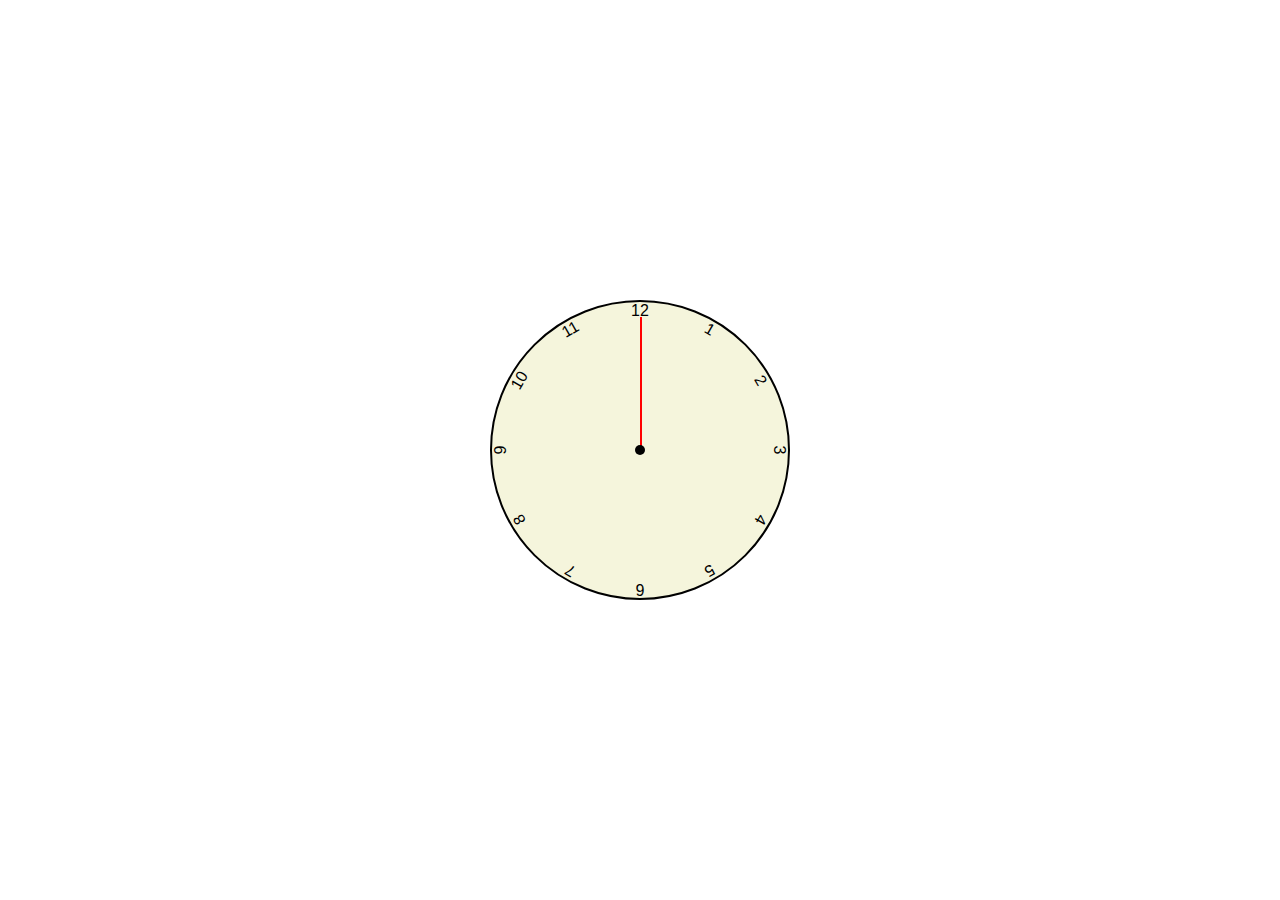
<file: a/index.html>
<!DOCTYPE html>
<html lang="en">
  <head>
    <meta charset="UTF-8" />
    <meta name="viewport" content="width=device-width, initial-scale=1.0" />
    <link rel="stylesheet" href="style.css" />
    <script defer src="script.js"></script>
    <title>Clock</title>
  </head>
  <body>
    <div id="clock">
      <div class="hand hours"></div>
      <div class="hand minutes"></div>
      <div class="hand seconds"></div>
      <div class="center"></div>
      <div class="number one">1</div>
      <div class="number two">2</div>
      <div class="number three">3</div>
      <div class="number four">4</div>
      <div class="number five">5</div>
      <div class="number six">6</div>
      <div class="number seven">7</div>
      <div class="number eight">8</div>
      <div class="number nine">9</div>
      <div class="number ten">10</div>
      <div class="number eleven">11</div>
      <div class="number twelve">12</div>
    </div>
  </body>
</html>
</file>
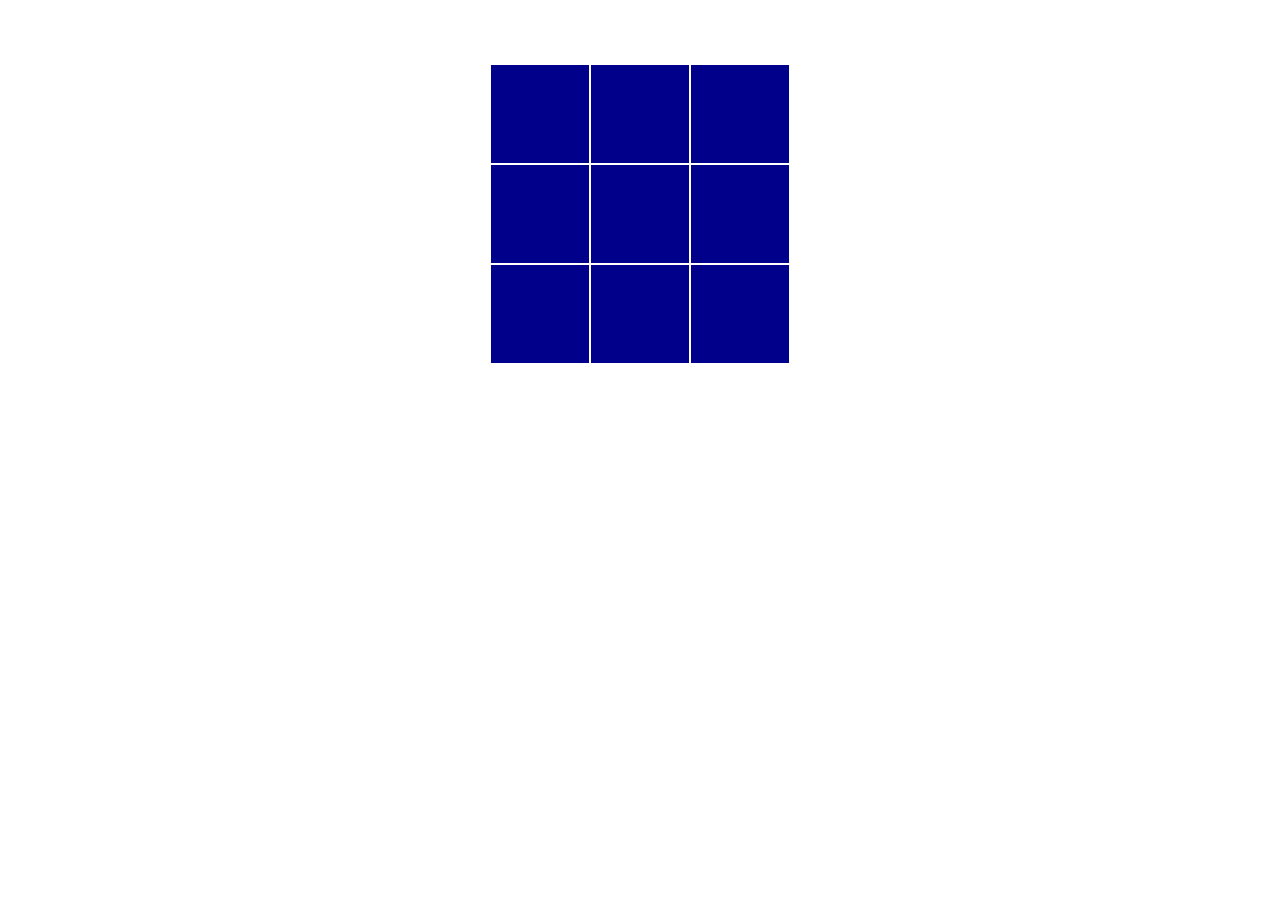
<file: b/index.html>
<!DOCTYPE html>
<html lang="en">
  <head>
    <meta charset="UTF-8" />
    <meta name="viewport" content="width=device-width, initial-scale=1.0" />
    <link rel="stylesheet" href="style.css" />
    <script defer src="script.js"></script>
    <title>Tick Tack Toe</title>
  </head>
  <body>
    <div class="board">
      <button class="cell"></button>
      <button class="cell"></button>
      <button class="cell"></button>
      <button class="cell"></button>
      <button class="cell"></button>
      <button class="cell"></button>
      <button class="cell"></button>
      <button class="cell"></button>
      <button class="cell"></button>
    </div>
  </body>
</html>
</file>
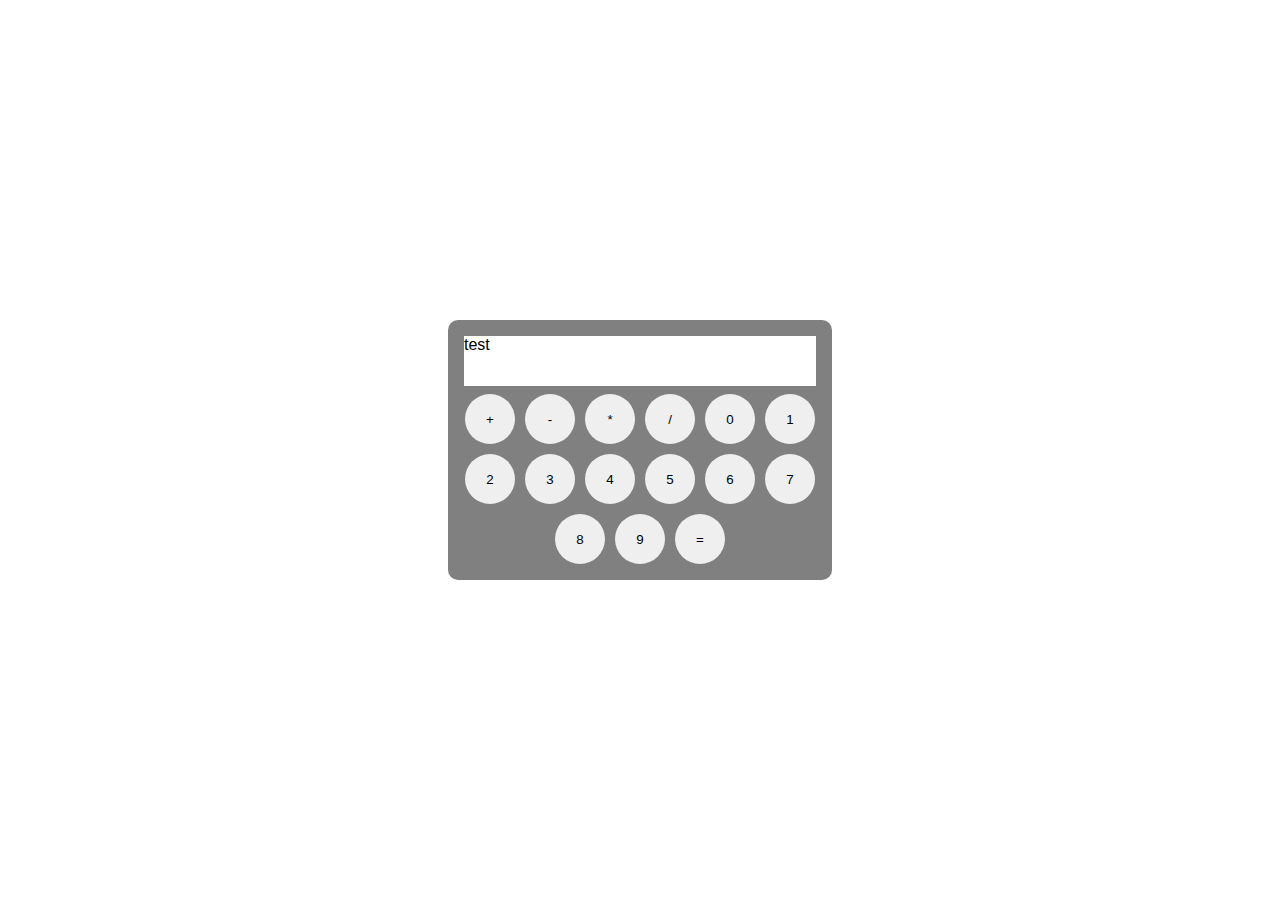
<file: c/index.html>
<!DOCTYPE html>
<html lang="en">
  <head>
    <meta charset="UTF-8" />
    <meta name="viewport" content="width=device-width, initial-scale=1.0" />
    <link rel="stylesheet" href="style.css" />
    <script defer src="script.js"></script>
    <title>Calculator</title>
  </head>
  <body>
    <div class="container">
      <div class="screen">
        <p>test</p>
      </div>
      <div class="buttons-container">
        <button class="ops">+</button>
        <button class="ops">-</button>
        <button class="ops">*</button>
        <button class="ops">/</button>
        <button class="nums">0</button>
        <button class="nums">1</button>
        <button class="nums">2</button>
        <button class="nums">3</button>
        <button class="nums">4</button>
        <button class="nums">5</button>
        <button class="nums">6</button>
        <button class="nums">7</button>
        <button class="nums">8</button>
        <button class="nums">9</button>
        <button class="compute">=</button>
      </div>
    </div>
  </body>
</html>
</file>
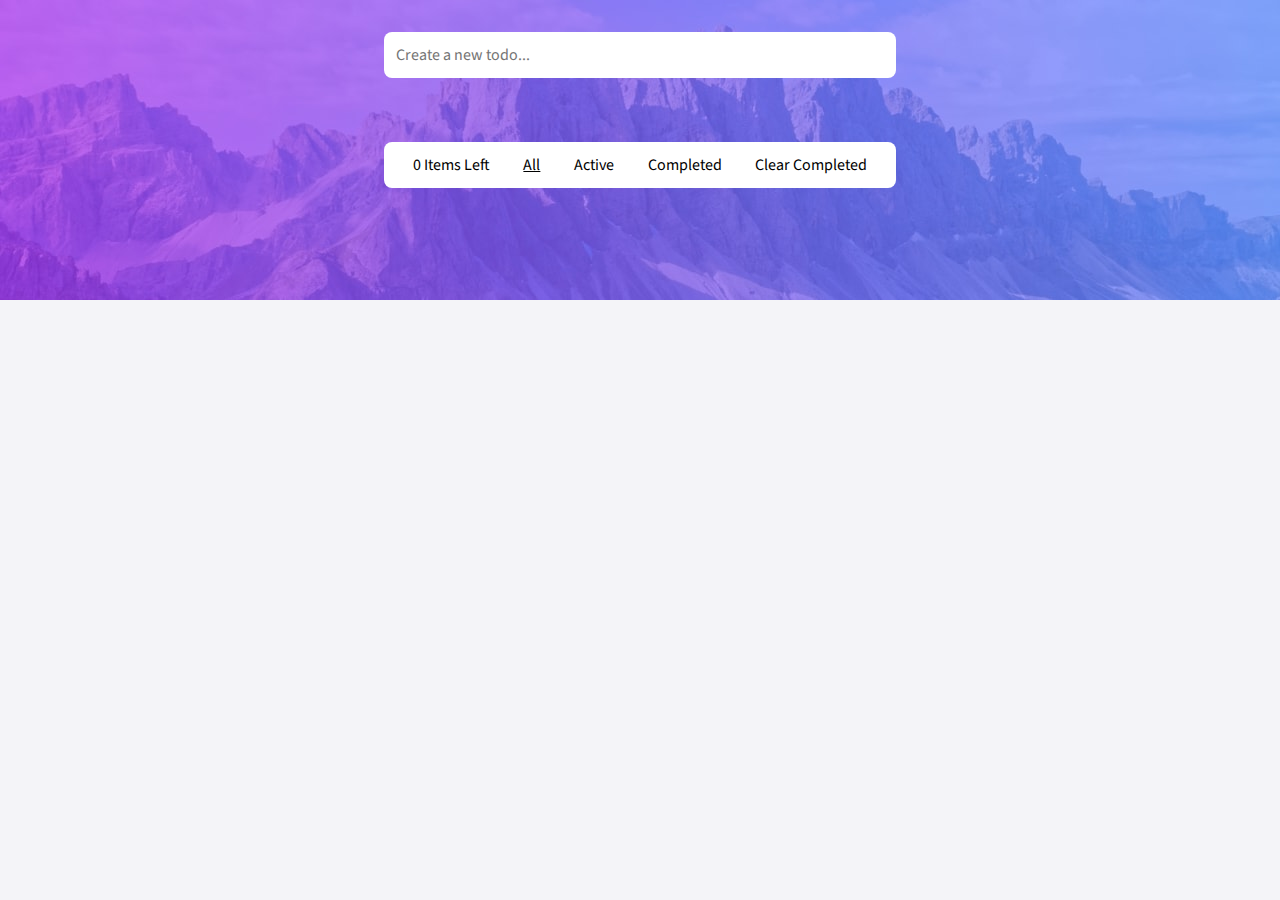
<file: todo-app/index.html>
<!DOCTYPE html>
<html lang="en">
  <head>
    <meta charset="UTF-8" />
    <meta name="viewport" content="width=device-width, initial-scale=1.0" />
    <link
      rel="icon"
      type="image/png"
      sizes="32x32"
      href="./assets/favicon-32x32.png"
    />
    <link rel="stylesheet" href="style.css" />
    <script defer src="script.js"></script>
    <title>Todo app</title>
  </head>
  <body>
    <div class="container">
      <form id="notes-form" method="post">
        <input
          id="notes-input"
          type="text"
          placeholder="Create a new todo..."
          autocomplete="off"
        />
      </form>
      <div id="notes-container">
        <ul id="notes-list"></ul>
      </div>
      <div id="notes-filter-container">
        <span id="incomplete-count">0 Items Left</span>
        <button id="all-filter-btn" class="active-filter">All</button>
        <button id="active-filter-btn">Active</button>
        <button id="completed-filter-btn">Completed</button>
        <button id="clear-completed-btn">Clear Completed</button>
      </div>
    </div>
  </body>
</html>
</file>
<file: a/style.css>
*,
*::before,
*::after {
  margin: 0;
  padding: 0;
  box-sizing: border-box;
}

body {
  font-family: Arial, Helvetica, sans-serif;
}

#clock {
  width: 300px;
  height: 300px;
  border-radius: 50%;
  border: 2px solid black;
  background-color: beige;
  position: absolute;
  top: 50%;
  left: 50%;
  transform: translate(-50%, -50%);
}

.hand {
  width: 2px;
  position: absolute;
  left: 50%;
  bottom: 50%;
  transform-origin: bottom;
}

.seconds {
  height: 45%;
  background-color: red;
}

.minutes {
  height: 40%;
  background-color: gray;
}

.hours {
  height: 35%;
  background-color: black;
}

.center {
  width: 10px;
  height: 10px;
  border-radius: 50%;
  position: absolute;
  top: 50%;
  left: 50%;
  transform: translate(-50%, -50%);
  background-color: black;
}

.number {
  --rotation: 0;
  position: absolute;
  width: 100%;
  height: 100%;
  text-align: center;
  transform: rotate(var(--rotation));
}

.one {
  --rotation: 30deg;
}
.two {
  --rotation: 60deg;
}
.three {
  --rotation: 90deg;
}
.four {
  --rotation: 120deg;
}
.five {
  --rotation: 150deg;
}
.six {
  --rotation: 180deg;
}
.seven {
  --rotation: 210deg;
}
.eight {
  --rotation: 240deg;
}
.nine {
  --rotation: 270deg;
}
.ten {
  --rotation: 300deg;
}
.eleven {
  --rotation: 330deg;
}
.twelve {
  --rotation: 360deg;
}
</file>
<file: b/style.css>
*,
*::before,
*::after {
  margin: 0;
  padding: 0;
  box-sizing: border-box;
}

body {
  font-family: Arial, Helvetica, sans-serif;
}

.board {
  width: 300px;
  height: 300px;
  display: flex;
  flex-wrap: wrap;
  justify-content: center;
  margin: 4rem auto;
}

.cell {
  width: 100px;
  height: 100px;
  border: 1px solid white;
  background-color: darkblue;
  color: white;
  display: flex;
  align-items: center;
  justify-content: center;
  font-size: 4rem;
  font-weight: 700;
}

.cell:hover {
  cursor: pointer;
}
</file>
<file: c/style.css>
@import url("https://fonts.cdnfonts.com/css/sf-pro-display");

*,
*::before,
*::after {
  margin: 0;
  padding: 0;
  box-sizing: border-box;
}

body {
  font-size: 16px;
  font-family: "SF Pro Display", sans-serif;
  width: 100vw;
  height: 100vh;
}

button {
  border-radius: 50%;
  outline: none;
  border: none;
  width: 50px;
  height: 50px;
  aspect-ratio: 1 / 1;
  cursor: pointer;
}

.container {
  width: 30%;
  height: fit-content;
  background-color: grey;
  position: absolute;
  top: 50%;
  left: 50%;
  transform: translate(-50%, -50%);
  border-radius: 10px;
  padding: 1rem;
}

.screen {
  background-color: #fff;
  margin-bottom: 0.5rem;
  height: 50px;
}

.buttons-container {
  display: flex;
  flex-wrap: wrap;
  align-items: center;
  justify-content: center;
  gap: 10px;
}
</file>
<file: todo-app/style.css>
@import url("https://fonts.googleapis.com/css2?family=Josefin+Sans:ital,wght@0,100..700;1,100..700&family=Source+Sans+3:ital,wght@0,200..900;1,200..900&display=swap");

/* 
Very Light Gray: hsl(0, 0%, 98%)
Very Light Grayish Blue: hsl(236, 33%, 92%)
Light Grayish Blue: hsl(233, 11%, 84%)
Dark Grayish Blue: hsl(236, 9%, 61%)
Very Dark Grayish Blue: hsl(235, 19%, 35%)
*/

/*
Very Dark Blue: hsl(235, 21%, 11%)
Very Dark Desaturated Blue: hsl(235, 24%, 19%)
Light Grayish Blue: hsl(234, 39%, 85%)
Light Grayish Blue (hover): hsl(236, 33%, 92%)
Dark Grayish Blue: hsl(234, 11%, 52%)
Very Dark Grayish Blue: hsl(233, 14%, 35%)
Very Dark Grayish Blue: hsl(237, 14%, 26%)
*/

:root {
  --bg-color: #f4f4f8;
  --items-bg-color: #fff;
  --completed-task: #ccc;
  --border-color: #f4f4f8;
}

.dark-theme {
  --bg-color: #c3c3c3;
}

*,
*::before,
*::after {
  margin: 0;
  padding: 0;
  box-sizing: border-box;
}

body {
  font-family: "Source Sans 3", sans-serif;
  background-color: var(--bg-color);
  font-size: 18px;
  background-image: url("./assets/bg-desktop-light.jpg");
  background-repeat: no-repeat;
}

select,
textarea,
button,
input {
  font-family: inherit;
}

ul {
  list-style: none;
}

li {
  display: flex;
  justify-content: space-between;
}

button {
  background: none;
  border: none;
  cursor: pointer;
  font-size: 1rem;
}

.container {
  width: 90%;
  margin: auto;
  padding-top: 2rem;
}

.complete {
  text-decoration: line-through;
  color: var(--completed-task);
}

.note {
  padding: 0.75rem;
  font-size: 1rem;
  overflow-wrap: anywhere;
}

.hidden-note {
  display: none;
}

.note p {
  padding: 0 1rem;
}

#notes-container {
  background-color: var(--items-bg-color);
  border-radius: 0.5rem;
}

#notes-input {
  width: 100%;
  border: none;
  padding: 0.75rem;
  margin-bottom: 2rem;
  border-radius: 0.5rem;
  font-size: 1rem;
}

#notes-input:focus {
  outline: none;
}

#notes-filter-container {
  width: 100%;
  padding: 0.75rem;
  background-color: var(--items-bg-color);
  display: flex;
  justify-content: space-around;
  font-size: 1rem;
  margin-top: 2rem;
  border-radius: 0.5rem;
}

.active-filter {
  text-decoration: underline;
}

@media screen and (min-width: 375px) {
  .container {
    width: 40%;
  }
}

@media screen and (max-width: 375px) {
  #incomplete-count {
    display: none;
  }

  #clear-completed-btn {
    display: none;
  }
}
</file>
